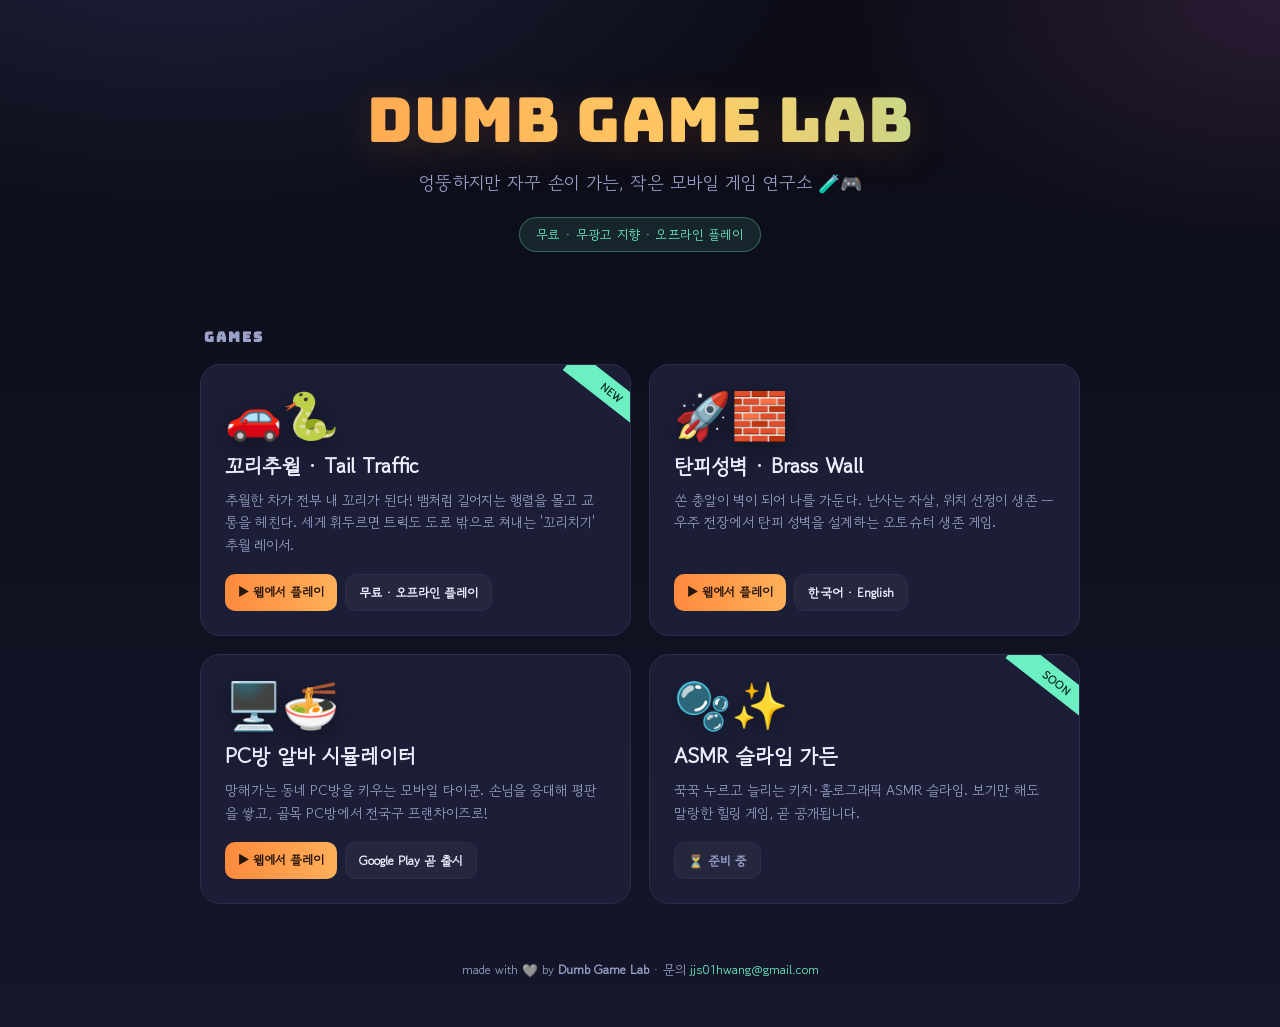
<file: index.html>
<!DOCTYPE html>
<html lang="ko">
<head>
<meta charset="UTF-8" />
<meta name="viewport" content="width=device-width, initial-scale=1.0, viewport-fit=cover" />
<title>Dumb Game Lab — 엉뚱한 게임 연구소</title>
<meta name="description" content="Dumb Game Lab은 작고 중독적인 모바일 게임을 만드는 1인 게임 연구소입니다. 탄피성벽(Brass Wall) 오토슈터 생존, PC방 알바 시뮬레이터 등 누구나 부담 없이 즐기는 캐주얼 게임을 무료로 제공합니다." />
<meta name="keywords" content="Dumb Game Lab, 모바일 게임, 무료 게임, 캐주얼 게임, 탄피성벽, Brass Wall, 오토슈터, 생존 게임, 타이쿤, 시뮬레이터, PC방 알바, 인디 게임" />
<meta name="author" content="Dumb Game Lab" />
<meta name="robots" content="index, follow" />
<meta name="theme-color" content="#0e0f1a" />
<!-- site ownership verification -->
<meta name="naver-site-verification" content="06ad311e36d8dc23b4b67565dbb3da8ea2fd9e6a" />
<link rel="canonical" href="https://qqq1212341.github.io/" />
<meta property="og:type" content="website" />
<meta property="og:site_name" content="Dumb Game Lab" />
<meta property="og:locale" content="ko_KR" />
<meta property="og:url" content="https://qqq1212341.github.io/" />
<meta property="og:title" content="Dumb Game Lab — 엉뚱한 게임 연구소" />
<meta property="og:description" content="작고 중독적인 모바일 게임을 만드는 1인 게임 연구소. PC방 알바 시뮬레이터 외 캐주얼 게임 무료 플레이." />
<meta property="og:image" content="https://qqq1212341.github.io/pcbang-alba-sim/assets/og-image.jpg" />
<meta property="og:image:width" content="1200" />
<meta property="og:image:height" content="630" />
<meta name="twitter:card" content="summary_large_image" />
<meta name="twitter:title" content="Dumb Game Lab — 엉뚱한 게임 연구소" />
<meta name="twitter:description" content="작고 중독적인 모바일 게임을 만드는 1인 게임 연구소." />
<meta name="twitter:image" content="https://qqq1212341.github.io/pcbang-alba-sim/assets/og-image.jpg" />
<link rel="preconnect" href="https://fonts.googleapis.com" />
<link rel="preconnect" href="https://fonts.gstatic.com" crossorigin />
<link href="https://fonts.googleapis.com/css2?family=Bungee&family=Gowun+Dodum&display=swap" rel="stylesheet" />
<script type="application/ld+json">
{
  "@context": "https://schema.org",
  "@type": "Organization",
  "name": "Dumb Game Lab",
  "url": "https://qqq1212341.github.io/",
  "description": "작고 중독적인 모바일 게임을 만드는 1인 게임 연구소",
  "logo": "https://qqq1212341.github.io/pcbang-alba-sim/assets/app-icon.png"
}
</script>
<style>
  * { margin: 0; padding: 0; box-sizing: border-box; }
  :root {
    --bg0: #0b0c16; --bg1: #14162a; --card: #1b1e36; --line: #2a2e4d;
    --ink: #eef0ff; --muted: #9aa0c8; --accent: #ff8a3d; --accent2: #6cf0c2;
  }
  html { scroll-behavior: smooth; }
  body {
    font-family: 'Gowun Dodum', system-ui, -apple-system, sans-serif;
    color: var(--ink); min-height: 100vh;
    background:
      radial-gradient(1200px 600px at 15% -10%, #20243f 0%, transparent 55%),
      radial-gradient(900px 500px at 100% 0%, #2a1c33 0%, transparent 50%),
      linear-gradient(180deg, var(--bg0), var(--bg1));
    -webkit-font-smoothing: antialiased;
  }
  .wrap { max-width: 920px; margin: 0 auto; padding: 0 20px; }
  header { text-align: center; padding: 88px 20px 36px; }
  .logo {
    font-family: 'Bungee', cursive; font-size: clamp(34px, 8vw, 62px);
    line-height: 1.05; letter-spacing: 1px;
    background: linear-gradient(92deg, var(--accent), #ffd16b 55%, var(--accent2));
    -webkit-background-clip: text; background-clip: text; color: transparent;
    text-shadow: 0 8px 40px rgba(255,138,61,.18);
  }
  .tag { margin-top: 16px; color: var(--muted); font-size: clamp(14px, 3.4vw, 18px); }
  .pill {
    display: inline-block; margin-top: 22px; padding: 7px 16px; border-radius: 999px;
    background: rgba(108,240,194,.1); border: 1px solid rgba(108,240,194,.32);
    color: var(--accent2); font-size: 13px; letter-spacing: .3px;
  }
  h2.section { font-size: 14px; color: var(--muted); letter-spacing: 2px;
    text-transform: uppercase; margin: 40px 4px 18px; font-family: 'Bungee', cursive; }
  .grid { display: grid; grid-template-columns: 1fr 1fr; gap: 18px; }
  @media (max-width: 640px) { .grid { grid-template-columns: 1fr; } }
  .card {
    position: relative; background: var(--card); border: 1px solid var(--line);
    border-radius: 20px; padding: 24px; overflow: hidden;
    transition: transform .18s ease, border-color .18s ease, box-shadow .18s ease;
    text-decoration: none; color: inherit; display: flex; flex-direction: column;
  }
  .card:hover { transform: translateY(-4px); border-color: var(--accent);
    box-shadow: 0 18px 50px rgba(0,0,0,.45); }
  .card .emoji { font-size: 46px; line-height: 1; filter: drop-shadow(0 6px 14px rgba(0,0,0,.4)); }
  .card h3 { font-size: 21px; margin: 16px 0 8px; }
  .card p { color: var(--muted); font-size: 14px; line-height: 1.6; flex: 1; }
  .badges { display: flex; gap: 8px; flex-wrap: wrap; margin-top: 18px; }
  .b {
    font-size: 12.5px; padding: 8px 13px; border-radius: 10px; font-weight: 600;
    border: 1px solid var(--line); color: var(--ink); background: rgba(255,255,255,.04);
  }
  .b.play { background: linear-gradient(92deg, var(--accent), #ffb05a); color: #25160a; border: none; }
  .b.soon { color: var(--muted); }
  .ribbon {
    position: absolute; top: 16px; right: -34px; transform: rotate(38deg);
    background: var(--accent2); color: #06251c; font-size: 11px; font-weight: 700;
    padding: 4px 40px; letter-spacing: .5px;
  }
  footer { text-align: center; color: var(--muted); font-size: 13px; padding: 56px 20px 48px; }
  footer a { color: var(--accent2); text-decoration: none; }
</style>
</head>
<body>
  <header>
    <div class="logo">DUMB GAME LAB</div>
    <p class="tag">엉뚱하지만 자꾸 손이 가는, 작은 모바일 게임 연구소 🧪🎮</p>
    <span class="pill">무료 · 무광고 지향 · 오프라인 플레이</span>
  </header>

  <main class="wrap">
    <h2 class="section">Games</h2>
    <div class="grid">

      <a class="card" href="/tailtraffic/">
        <div class="ribbon">NEW</div>
        <div class="emoji">🚗🐍</div>
        <h3>꼬리추월 · Tail Traffic</h3>
        <p>추월한 차가 전부 내 꼬리가 된다! 뱀처럼 길어지는 행렬을 몰고 교통을 헤친다. 세게 휘두르면 트럭도 도로 밖으로 쳐내는 '꼬리치기' 추월 레이서.</p>
        <div class="badges">
          <span class="b play">▶ 웹에서 플레이</span>
          <span class="b">무료 · 오프라인 플레이</span>
        </div>
      </a>

      <a class="card" href="/brasswall/">
        <div class="emoji">🚀🧱</div>
        <h3>탄피성벽 · Brass Wall</h3>
        <p>쏜 총알이 벽이 되어 나를 가둔다. 난사는 자살, 위치 선정이 생존 — 우주 전장에서 탄피 성벽을 설계하는 오토슈터 생존 게임.</p>
        <div class="badges">
          <span class="b play">▶ 웹에서 플레이</span>
          <span class="b">한국어 · English</span>
        </div>
      </a>

      <a class="card" href="/pcbang-alba-sim/">
        <div class="emoji">🖥️🍜</div>
        <h3>PC방 알바 시뮬레이터</h3>
        <p>망해가는 동네 PC방을 키우는 모바일 타이쿤. 손님을 응대해 평판을 쌓고, 골목 PC방에서 전국구 프랜차이즈로!</p>
        <div class="badges">
          <span class="b play">▶ 웹에서 플레이</span>
          <span class="b">Google Play 곧 출시</span>
        </div>
      </a>

      <div class="card" aria-disabled="true" style="cursor:default">
        <div class="ribbon">SOON</div>
        <div class="emoji">🫧✨</div>
        <h3>ASMR 슬라임 가든</h3>
        <p>꾹꾹 누르고 늘리는 키치·홀로그래픽 ASMR 슬라임. 보기만 해도 말랑한 힐링 게임, 곧 공개됩니다.</p>
        <div class="badges">
          <span class="b soon">⏳ 준비 중</span>
        </div>
      </div>

    </div>
  </main>

  <footer>
    made with 🩶 by <strong>Dumb Game Lab</strong> · 문의 <a href="mailto:jjs01hwang@gmail.com">jjs01hwang@gmail.com</a>
  </footer>
</body>
</html>
</file>
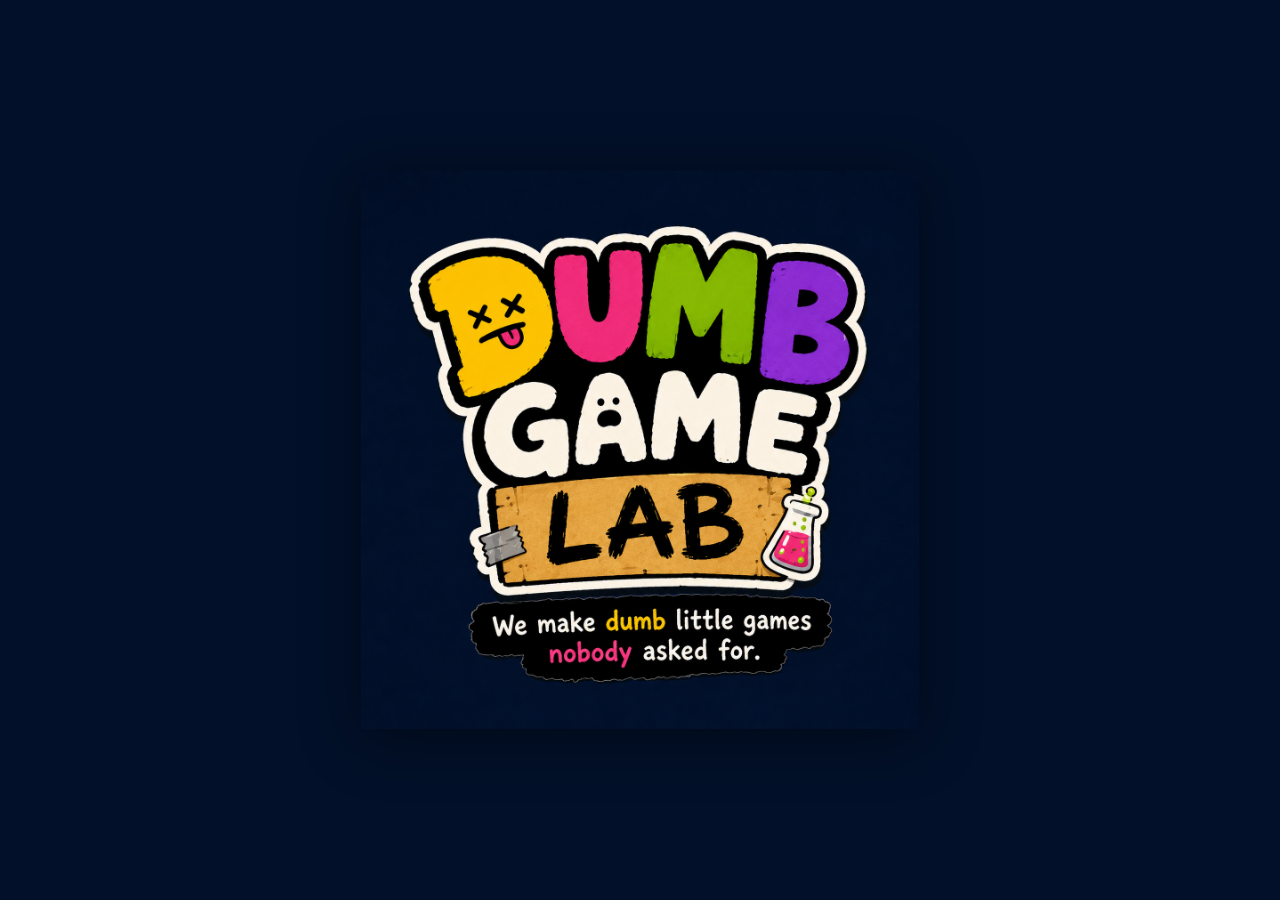
<file: brasswall/index.html>
<!DOCTYPE html>
<html lang="ko">
<head>
<meta charset="UTF-8" />
<meta name="viewport" content="width=device-width, initial-scale=1.0, maximum-scale=1.0, user-scalable=no, viewport-fit=cover" />
<title>탄피성벽 — Brass Wall</title>
<meta name="description" content="탄피성벽 — 내가 쏜 총알이 벽이 되어 나를 가둔다. 오토슈터 생존 게임" />
<meta name="theme-color" content="#0a0e1c" />
<meta name="mobile-web-app-capable" content="yes" />
<meta name="apple-mobile-web-app-capable" content="yes" />
<meta name="apple-mobile-web-app-status-bar-style" content="black-translucent" />
<meta name="apple-mobile-web-app-title" content="탄피성벽" />
<script src="js/splash.js"></script>
<script src="js/analytics.js"></script>
<script src="js/i18n.js"></script>
<script src="js/ads.js"></script>
<link rel="manifest" href="manifest.json" />
<link rel="icon" type="image/png" href="assets/icon-192.png" />
<link rel="apple-touch-icon" href="assets/icon-192.png" />
<link rel="stylesheet" href="css/title-fx.css" />
<link rel="stylesheet" href="css/style.css" />
</head>
<body>
<div id="app">
  <div id="stage">
    <canvas id="cv"></canvas>
    <div id="trapGlow"></div>
    <div id="stick"><div id="stickKnob"></div></div>
    <div id="stateTitle"></div>
    <div id="toast"></div>
    <div id="hud">
      <div class="hud-top">
        <div class="gauge hp"><div class="fill" id="hpFill"></div><span class="gauge-txt" id="hpTxt">3/3</span></div>
        <div class="hud-time" id="timeTxt">0:00</div>
        <div class="hud-kills"><span id="killTxt">0</span></div>
        <button id="pauseBtn" aria-label="일시정지">II</button>
      </div>
      <div class="gauge xp"><div class="fill" id="xpFill"></div><span class="gauge-txt" id="lvTxt">LV 1</span></div>
    </div>
  </div>

  <!-- 타이틀 -->
  <div class="overlay show" id="titleOverlay">
    <div class="title-hero" id="titleHero">
      <div class="title-logo">
        <img id="logoImg" src="assets/ui/logo.png" alt="탄피성벽 BRASS WALL"
             onerror="this.style.display='none';document.getElementById('logoFallback').style.display='block'" />
        <h1 id="logoFallback" class="title-main" style="display:none" data-i18n="탄피성벽">탄피성벽</h1>
      </div>
      <div class="title-tag" data-i18n="쏜 총알이 벽이 된다 — 갇히기 전에 길을 설계하라">쏜 총알이 벽이 된다 — 갇히기 전에 길을 설계하라</div>
    </div>
    <div class="title-dock">
      <div class="title-stats" id="titleStats"></div>
      <button class="btn primary big" id="startBtn" data-i18n="출격">출격</button>
      <div class="dock-row">
        <button class="btn ghost" id="shopBtn"><span data-i18n="병기고">병기고</span> <b class="brass-chip" id="brassBalance">0</b></button>
        <button class="btn ghost" id="muteBtn">사운드</button>
        <button class="btn ghost" id="langBtn" aria-label="language">EN</button>
      </div>
    </div>
  </div>

  <!-- 레벨업 3택 -->
  <div class="overlay center" id="levelupOverlay">
    <div class="dgl-title bw-brass dgl-rise lv-title" data-text="강화 선택">강화 선택</div>
    <div id="cards"></div>
  </div>

  <!-- 사망 -->
  <div class="overlay center" id="deadOverlay">
    <div class="dgl-title bw-danger dgl-slam dead-title" data-text="격침">격침</div>
    <div class="dead-cause" id="deadCause"></div>
    <div class="dead-stats" id="deadStats"></div>
    <div class="dead-dock">
      <button class="btn primary big" id="reviveBtn" data-i18n="부활">부활</button>
      <button class="btn ghost" id="deadResultBtn" data-i18n="결과 보기">결과 보기</button>
    </div>
  </div>

  <!-- 결과 -->
  <div class="overlay" id="resultOverlay">
    <div class="dgl-title bw-brass dgl-pop res-head" data-text="전투 결과">전투 결과</div>
    <div class="res-body">
      <div class="res-grid">
        <div class="res-item"><em data-i18n="생존">생존</em><b id="resTime">0:00</b></div>
        <div class="res-item"><em data-i18n="처치">처치</em><b id="resKills">0</b></div>
        <div class="res-item"><em data-i18n="최대 벽">최대 벽</em><b id="resWall">0</b></div>
        <div class="res-item"><em data-i18n="젬">젬</em><b id="resGems">0</b></div>
      </div>
      <div class="res-new" id="resNew"></div>
      <div class="res-brass"><span data-i18n="황동">황동</span> <b id="resBrass">+0</b></div>
      <button class="btn gold" id="doubleBtn" data-i18n="황동 2배 받기">황동 2배 받기</button>
    </div>
    <div class="res-dock">
      <button class="btn primary big" id="retryBtn" data-i18n="다시 출격">다시 출격</button>
      <div class="dock-row">
        <button class="btn ghost" id="resShopBtn" data-i18n="병기고">병기고</button>
        <button class="btn ghost" id="homeBtn" data-i18n="타이틀">타이틀</button>
      </div>
    </div>
  </div>

  <!-- 메타 상점(병기고) -->
  <div class="overlay" id="shopOverlay">
    <div class="dgl-title bw-brass dgl-rise shop-head" data-text="병기고">병기고</div>
    <div class="shop-balance"><span data-i18n="보유 황동">보유 황동</span> <b id="shopBrass">0</b></div>
    <div id="shopList"></div>
    <div class="res-dock"><button class="btn primary" id="shopBackBtn" data-i18n="닫기">닫기</button></div>
  </div>

  <!-- 일시정지 -->
  <div class="overlay center" id="pauseOverlay">
    <div class="dgl-title bw-brass dgl-rise" data-text="일시정지">일시정지</div>
    <div class="dead-dock">
      <button class="btn primary big" id="resumeBtn" data-i18n="계속">계속</button>
      <button class="btn ghost" id="quitBtn" data-i18n="타이틀로">타이틀로</button>
    </div>
  </div>
</div>
<!-- 로드 순서: config → assets → state → sound → fx → game -->
<script src="js/config.js"></script>
<script src="js/assets.js"></script>
<script src="js/state.js"></script>
<script src="js/sound.js"></script>
<script src="js/fx.js"></script>
<script src="js/game.js"></script>
</body>
</html>
</file>
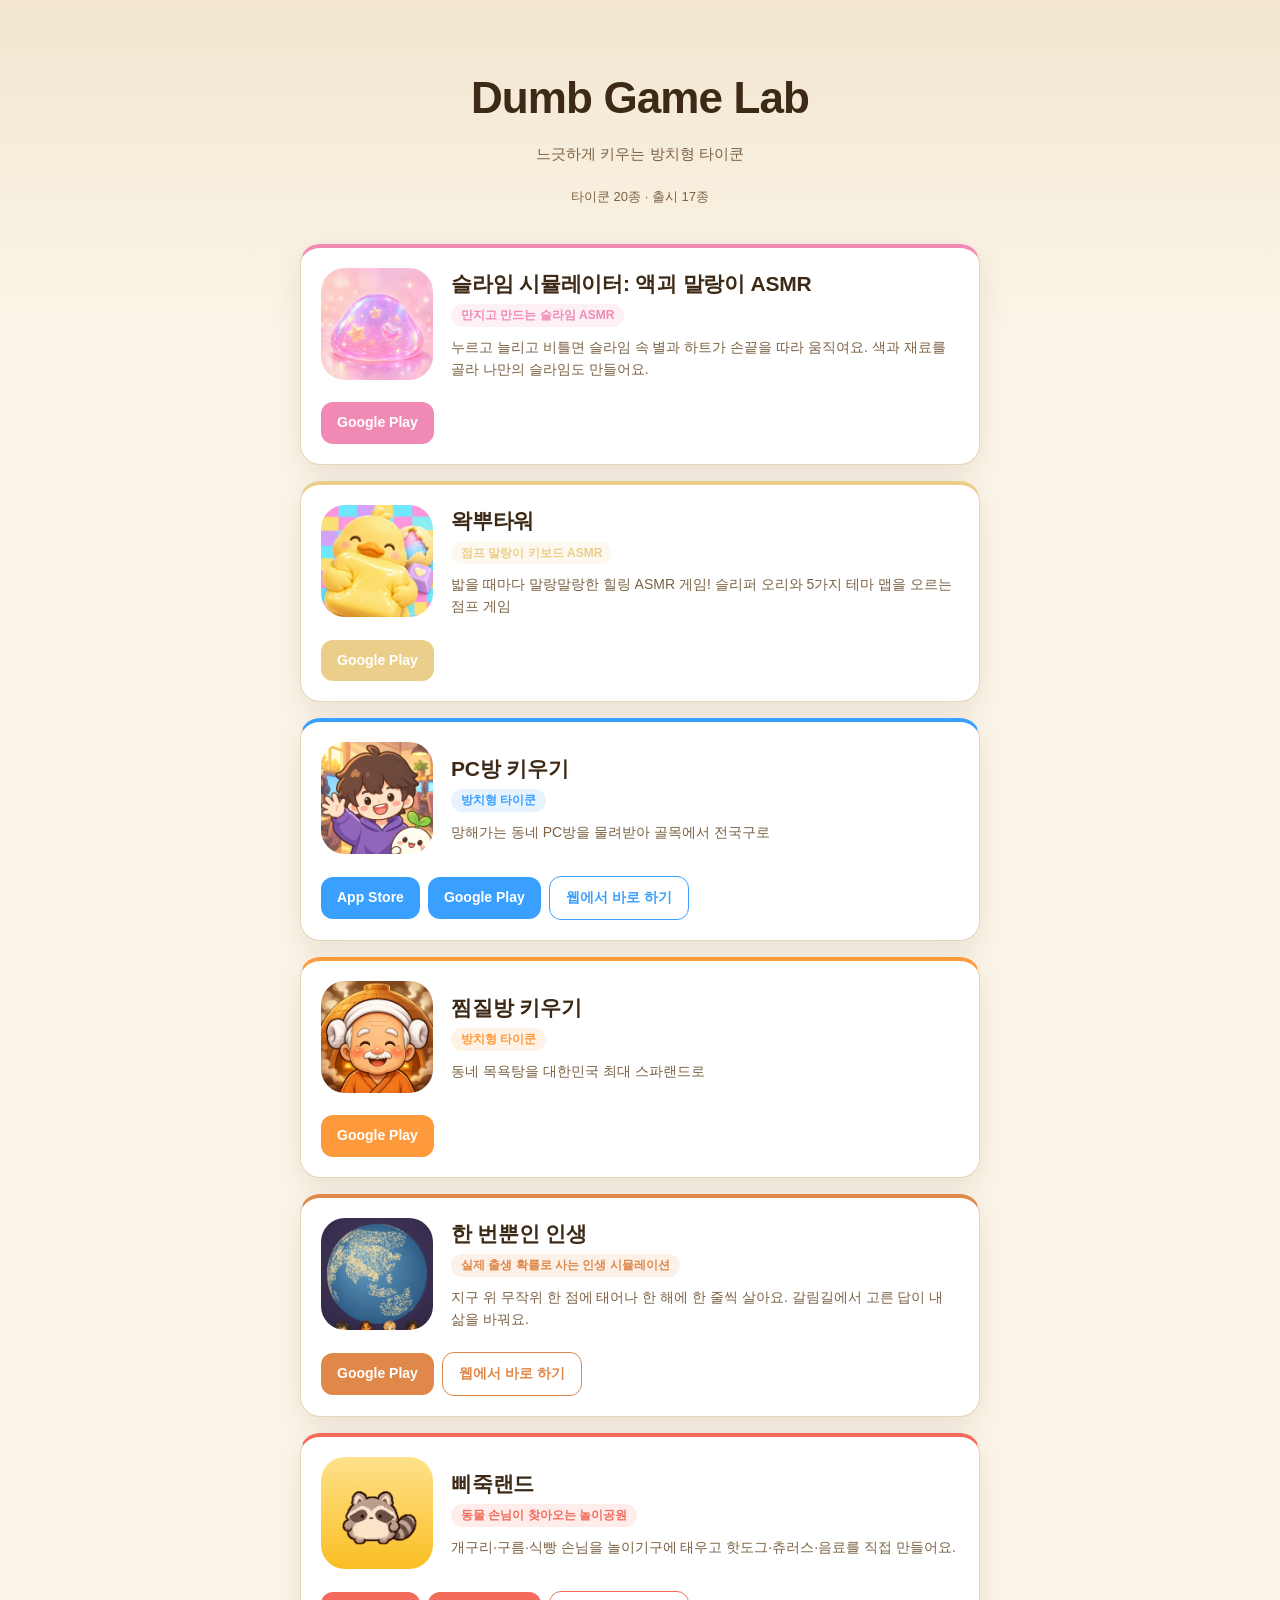
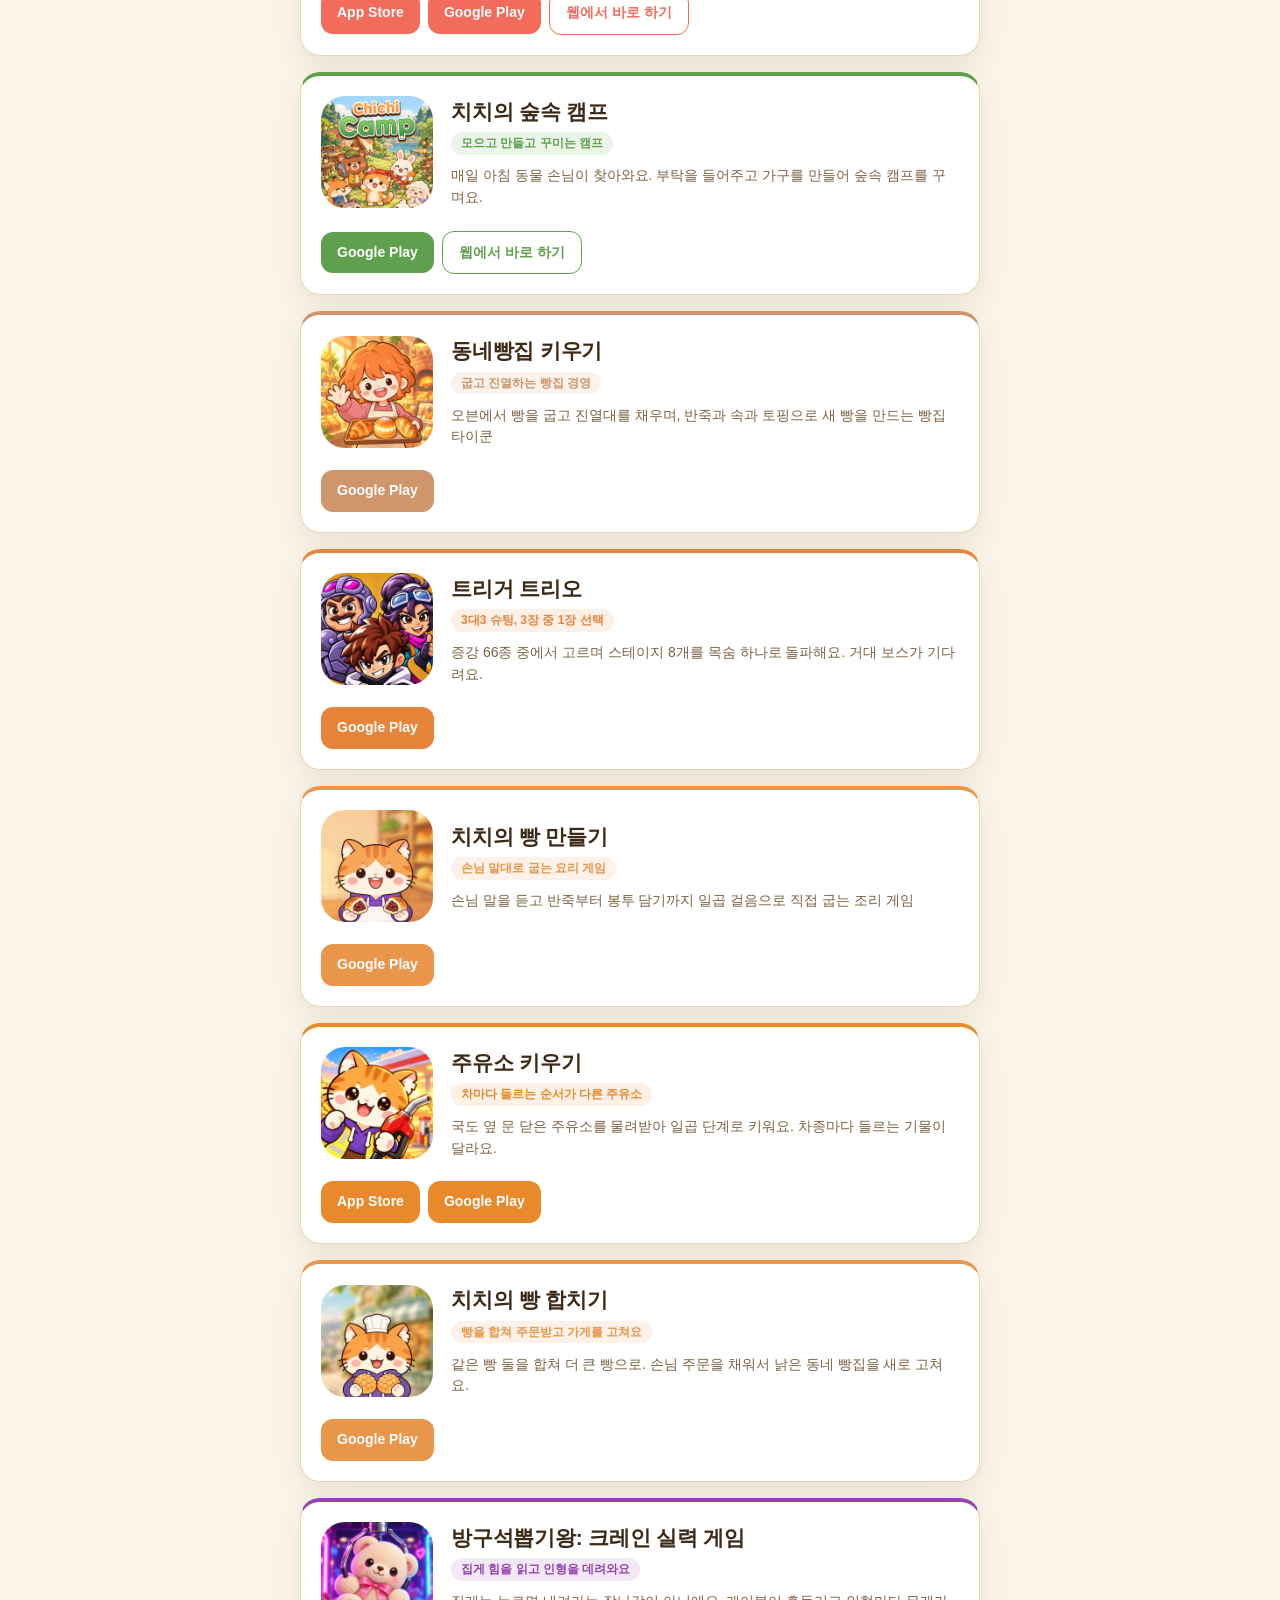
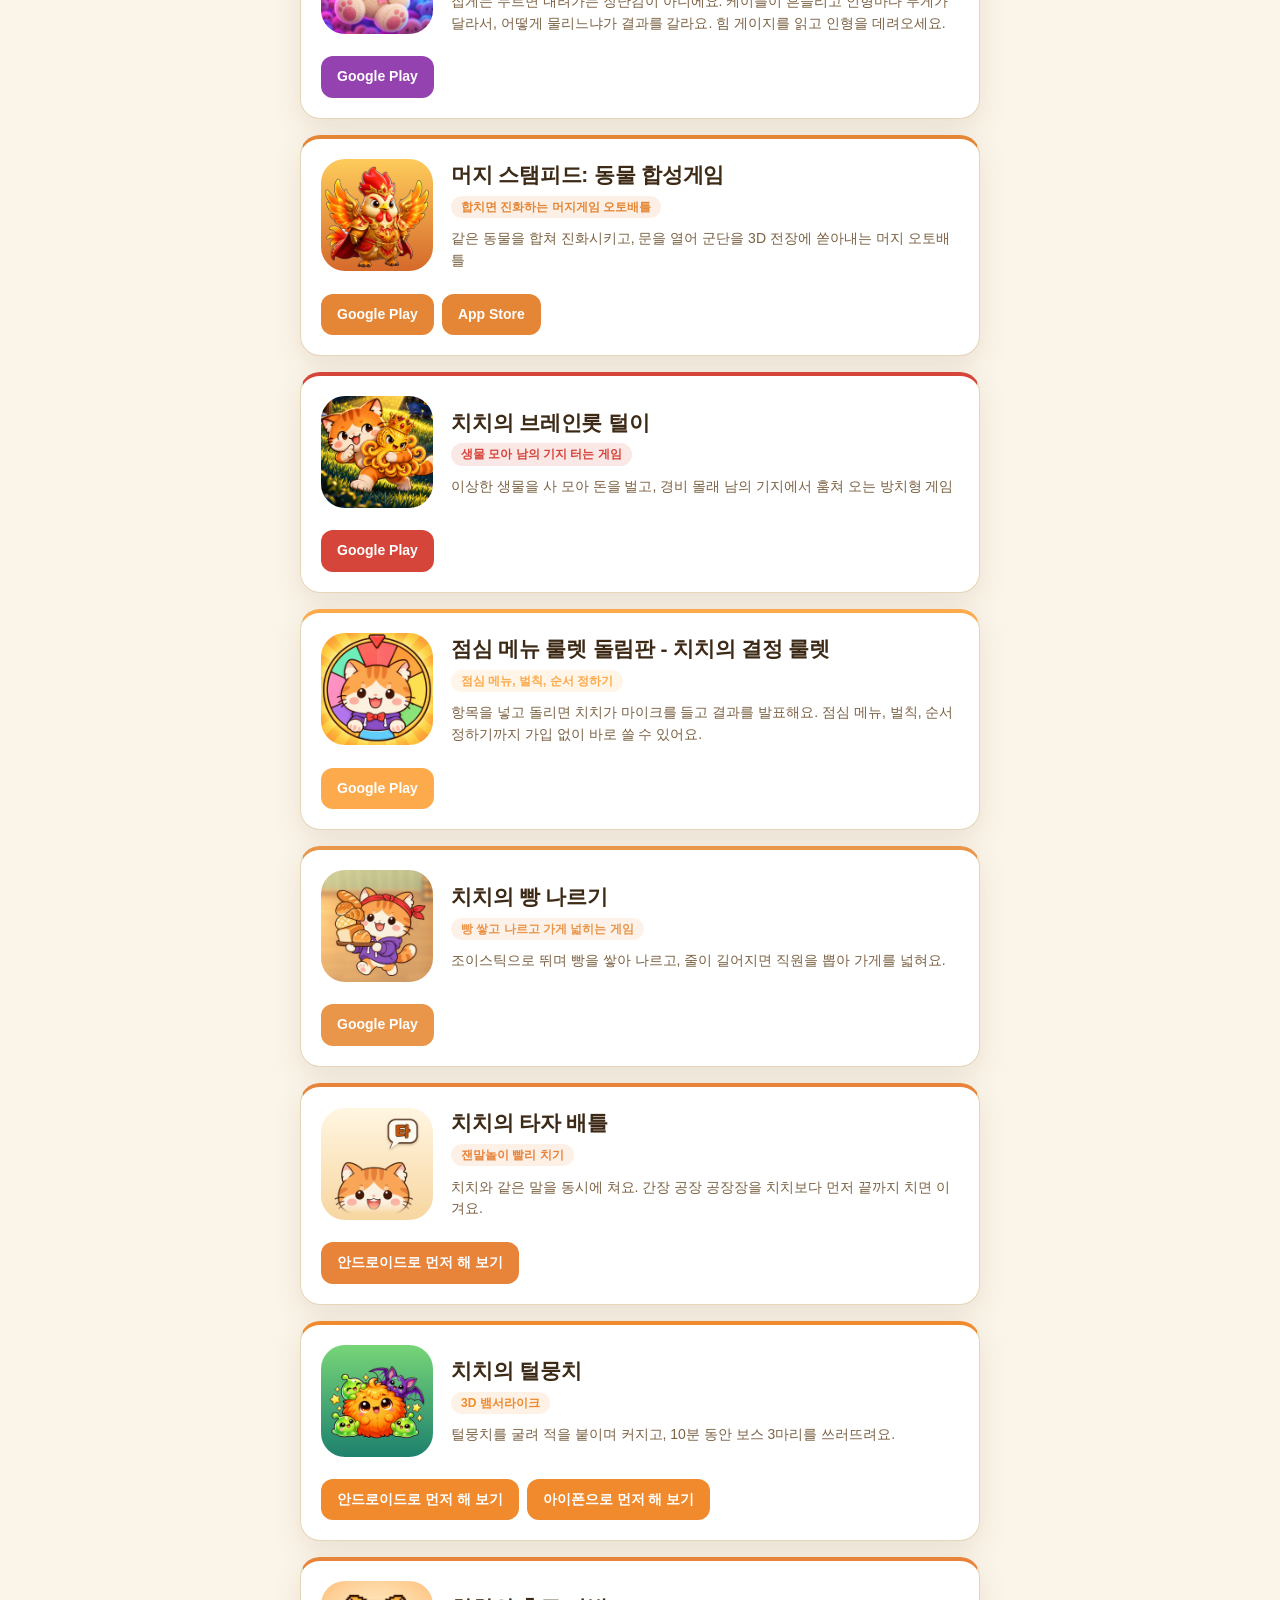
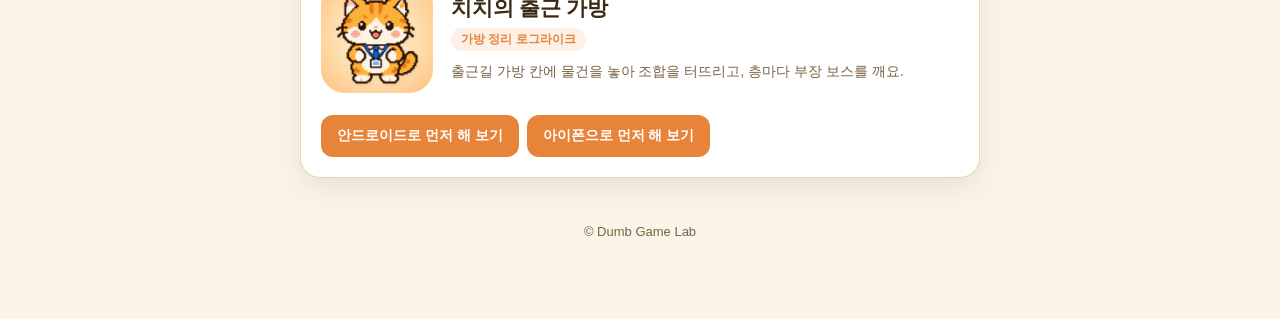
<file: games/index.html>
<!doctype html>
<html lang="ko">
<head>
<meta charset="utf-8" />
<meta name="viewport" content="width=device-width, initial-scale=1" />
<title>Dumb Game Lab — 느긋하게 키우는 방치형 타이쿤</title>
<meta name="description" content="Dumb Game Lab의 방치형 타이쿤 게임 모음. 슬라임 시뮬레이터: 액괴 말랑이 ASMR · 왁뿌타워 · PC방 키우기 · 찜질방 키우기 · 한 번뿐인 인생 · 삐죽랜드 · 치치의 숲속 캠프 · 동네빵집 키우기 · 트리거 트리오 · 치치의 빵 만들기 · 주유소 키우기 · 치치의 빵 합치기 · 방구석뽑기왕: 크레인 실력 게임 · 머지 스탬피드: 동물 합성게임 · 치치의 브레인롯 털이 · 점심 메뉴 룰렛 돌림판 - 치치의 결정 룰렛 · 치치의 빵 나르기 · 치치의 타자 배틀 · 치치의 털뭉치 · 치치의 출근 가방" />
<meta property="og:type" content="website" />
<meta property="og:title" content="Dumb Game Lab — 방치형 타이쿤" />
<meta property="og:description" content="느긋하게 키우는 방치형 타이쿤" />
<meta property="og:image" content="icons/slimesimulator.png" />
<link rel="icon" href="icons/slimesimulator.png" />
<style>
  :root {
    --bg: #fbf5e9;
    --bg2: #f2e6cf;
    --ink: #3d2a16;
    --ink-soft: #7b6244;
    --card: #ffffff;
    --line: #e6d6b8;
    --shadow: 0 10px 30px rgba(74, 47, 20, .10);
  }
  @media (prefers-color-scheme: dark) {
    :root {
      --bg: #1c1611; --bg2: #241c15; --ink: #f4e7d2; --ink-soft: #b9a284;
      --card: #2a211a; --line: #3d3128;
      --shadow: 0 10px 30px rgba(0, 0, 0, .35);
    }
  }
  :root[data-theme="dark"] {
    --bg: #1c1611; --bg2: #241c15; --ink: #f4e7d2; --ink-soft: #b9a284;
    --card: #2a211a; --line: #3d3128; --shadow: 0 10px 30px rgba(0, 0, 0, .35);
  }
  :root[data-theme="light"] {
    --bg: #fbf5e9; --bg2: #f2e6cf; --ink: #3d2a16; --ink-soft: #7b6244;
    --card: #ffffff; --line: #e6d6b8; --shadow: 0 10px 30px rgba(74, 47, 20, .10);
  }

  * { box-sizing: border-box; }
  body {
    margin: 0;
    font-family: -apple-system, BlinkMacSystemFont, "Apple SD Gothic Neo", "Noto Sans KR", sans-serif;
    color: var(--ink);
    background: linear-gradient(180deg, var(--bg2), var(--bg) 340px);
    -webkit-font-smoothing: antialiased;
    line-height: 1.55;
  }
  .wrap { max-width: 720px; margin: 0 auto; padding: 0 20px 64px; }

  header { padding: 64px 0 36px; text-align: center; }
  .brand { font-size: clamp(30px, 7vw, 44px); font-weight: 800; letter-spacing: -.02em; margin: 0; }
  .tagline { margin: 10px 0 0; color: var(--ink-soft); font-size: 15px; }
  .count { margin: 22px 0 0; font-size: 13px; color: var(--ink-soft); }

  .grid { display: grid; gap: 16px; }
  .card {
    display: grid;
    grid-template-columns: 112px 1fr;
    grid-template-areas: "icon body" "cta cta";
    gap: 18px;
    align-items: center;
    padding: 20px;
    background: var(--card);
    border: 1px solid var(--line);
    border-radius: 20px;
    box-shadow: var(--shadow);
    border-top: 4px solid var(--accent);
  }
  /* ★ 링크를 옆 칸(auto)에 두지 않는다 — 스토어가 셋 달린 게임이 그 칸을 넓게 먹어
   *   본문 열이 쥐어짜이고 한 줄에 두 글자씩 흐른다(실제로 PC방 카드가 그랬다).
   *   버튼은 항상 아래 한 줄로 간다: 카드가 조금 길어질 뿐 폭은 무엇에도 안 밀린다. */
  .card__icon { grid-area: icon; width: 112px; height: 112px; border-radius: 24px; object-fit: cover; display: block; }
  .card__body { grid-area: body; min-width: 0; }
  .card__cta { grid-area: cta; display: flex; flex-wrap: wrap; gap: 8px; align-items: center; margin-top: 4px; }
  .card__title { margin: 0; font-size: 21px; font-weight: 750; letter-spacing: -.01em; }
  .card__genre {
    margin: 4px 0 0; display: inline-block; font-size: 12px; font-weight: 600;
    color: var(--accent); background: color-mix(in srgb, var(--accent) 12%, transparent);
    padding: 2px 10px; border-radius: 999px;
  }
  .card__hook { margin: 10px 0 0; color: var(--ink-soft); font-size: 14px; }

  .store {
    display: inline-block; padding: 10px 16px; border-radius: 12px;
    background: var(--accent); color: #fff; font-size: 14px; font-weight: 650;
    text-decoration: none; white-space: nowrap;
  }
  .store:hover { filter: brightness(1.06); }
  .store--web { background: transparent; color: var(--accent); border: 1.5px solid var(--accent); }
  .soon {
    display: inline-block; padding: 9px 15px; border-radius: 12px; white-space: nowrap;
    border: 1.5px dashed var(--line); color: var(--ink-soft); font-size: 14px; font-weight: 600;
  }

  footer { margin-top: 44px; text-align: center; color: var(--ink-soft); font-size: 13px; }
  footer a { color: inherit; }
</style>
</head>
<body>
<div class="wrap">
  <header>
    <h1 class="brand">Dumb Game Lab</h1>
    <p class="tagline">느긋하게 키우는 방치형 타이쿤</p>
    <p class="count">타이쿤 20종 · 출시 17종</p>
  </header>

  <main class="grid">
      <article class="card" style="--accent:#f08ab4">
        <img class="card__icon" src="icons/slimesimulator.png" width="112" height="112"
             alt="슬라임 시뮬레이터: 액괴 말랑이 ASMR 앱 아이콘" loading="lazy" />
        <div class="card__body">
          <h2 class="card__title">슬라임 시뮬레이터: 액괴 말랑이 ASMR</h2>
          <p class="card__genre">만지고 만드는 슬라임 ASMR</p>
          <p class="card__hook">누르고 늘리고 비틀면 슬라임 속 별과 하트가 손끝을 따라 움직여요. 색과 재료를 골라 나만의 슬라임도 만들어요.</p>
        </div>
        <div class="card__cta">
          <a class="store store--play" href="https://play.google.com/store/apps/details?id=com.dumbgamelab.slimesimulator" target="_blank" rel="noopener">Google Play</a>
        </div>
      </article>
      <article class="card" style="--accent:#ecce8b">
        <img class="card__icon" src="icons/waxpputower.png" width="112" height="112"
             alt="왁뿌타워 앱 아이콘" loading="lazy" />
        <div class="card__body">
          <h2 class="card__title">왁뿌타워</h2>
          <p class="card__genre">점프 말랑이 키보드 ASMR</p>
          <p class="card__hook">밟을 때마다 말랑말랑한 힐링 ASMR 게임! 슬리퍼 오리와 5가지 테마 맵을 오르는 점프 게임</p>
        </div>
        <div class="card__cta">
          <a class="store store--play" href="https://play.google.com/store/apps/details?id=com.dumbgamelab.waxpputower" target="_blank" rel="noopener">Google Play</a>
        </div>
      </article>
      <article class="card" style="--accent:#3aa0ff">
        <img class="card__icon" src="icons/pcbangalba.png" width="112" height="112"
             alt="PC방 키우기 앱 아이콘" loading="lazy" />
        <div class="card__body">
          <h2 class="card__title">PC방 키우기</h2>
          <p class="card__genre">방치형 타이쿤</p>
          <p class="card__hook">망해가는 동네 PC방을 물려받아 골목에서 전국구로</p>
        </div>
        <div class="card__cta">
          <a class="store store--ios" href="https://apps.apple.com/app/id6779939467" target="_blank" rel="noopener">App Store</a>
          <a class="store store--play" href="https://play.google.com/store/apps/details?id=com.dumbgamelab.pcbangalba" target="_blank" rel="noopener">Google Play</a>
          <a class="store store--web" href="https://dumbgamelab.com/play/pcbang-alba-sim/" target="_blank" rel="noopener">웹에서 바로 하기</a>
        </div>
      </article>
      <article class="card" style="--accent:#ff9a3c">
        <img class="card__icon" src="icons/jjimjilbang.png" width="112" height="112"
             alt="찜질방 키우기 앱 아이콘" loading="lazy" />
        <div class="card__body">
          <h2 class="card__title">찜질방 키우기</h2>
          <p class="card__genre">방치형 타이쿤</p>
          <p class="card__hook">동네 목욕탕을 대한민국 최대 스파랜드로</p>
        </div>
        <div class="card__cta">
          <a class="store store--play" href="https://play.google.com/store/apps/details?id=com.dumbgamelab.muinthief" target="_blank" rel="noopener">Google Play</a>
        </div>
      </article>
      <article class="card" style="--accent:#e0884a">
        <img class="card__icon" src="icons/onelife.png" width="112" height="112"
             alt="한 번뿐인 인생 앱 아이콘" loading="lazy" />
        <div class="card__body">
          <h2 class="card__title">한 번뿐인 인생</h2>
          <p class="card__genre">실제 출생 확률로 사는 인생 시뮬레이션</p>
          <p class="card__hook">지구 위 무작위 한 점에 태어나 한 해에 한 줄씩 살아요. 갈림길에서 고른 답이 내 삶을 바꿔요.</p>
        </div>
        <div class="card__cta">
          <a class="store store--play" href="https://play.google.com/store/apps/details?id=com.dumbgamelab.onelife" target="_blank" rel="noopener">Google Play</a>
          <a class="store store--web" href="https://dumbgamelab.com/play/one-life/" target="_blank" rel="noopener">웹에서 바로 하기</a>
        </div>
      </article>
      <article class="card" style="--accent:#f26b5b">
        <img class="card__icon" src="icons/ppijukland.png" width="112" height="112"
             alt="삐죽랜드 앱 아이콘" loading="lazy" />
        <div class="card__body">
          <h2 class="card__title">삐죽랜드</h2>
          <p class="card__genre">동물 손님이 찾아오는 놀이공원</p>
          <p class="card__hook">개구리·구름·식빵 손님을 놀이기구에 태우고 핫도그·츄러스·음료를 직접 만들어요.</p>
        </div>
        <div class="card__cta">
          <a class="store store--ios" href="https://apps.apple.com/app/id6829152435" target="_blank" rel="noopener">App Store</a>
          <a class="store store--play" href="https://play.google.com/store/apps/details?id=com.dumbgamelab.ppijukland" target="_blank" rel="noopener">Google Play</a>
          <a class="store store--web" href="https://dumbgamelab.com/play/ppijukland/" target="_blank" rel="noopener">웹에서 바로 하기</a>
        </div>
      </article>
      <article class="card" style="--accent:#5fa04e">
        <img class="card__icon" src="icons/chichicamp.png" width="112" height="112"
             alt="치치의 숲속 캠프 앱 아이콘" loading="lazy" />
        <div class="card__body">
          <h2 class="card__title">치치의 숲속 캠프</h2>
          <p class="card__genre">모으고 만들고 꾸미는 캠프</p>
          <p class="card__hook">매일 아침 동물 손님이 찾아와요. 부탁을 들어주고 가구를 만들어 숲속 캠프를 꾸며요.</p>
        </div>
        <div class="card__cta">
          <a class="store store--play" href="https://play.google.com/store/apps/details?id=com.dumbgamelab.chichicamp" target="_blank" rel="noopener">Google Play</a>
          <a class="store store--web" href="https://dumbgamelab.itch.io/chichi-camp" target="_blank" rel="noopener">웹에서 바로 하기</a>
        </div>
      </article>
      <article class="card" style="--accent:#cf966b">
        <img class="card__icon" src="icons/dongnebakery.png" width="112" height="112"
             alt="동네빵집 키우기 앱 아이콘" loading="lazy" />
        <div class="card__body">
          <h2 class="card__title">동네빵집 키우기</h2>
          <p class="card__genre">굽고 진열하는 빵집 경영</p>
          <p class="card__hook">오븐에서 빵을 굽고 진열대를 채우며, 반죽과 속과 토핑으로 새 빵을 만드는 빵집 타이쿤</p>
        </div>
        <div class="card__cta">
          <a class="store store--play" href="https://play.google.com/store/apps/details?id=com.dumbgamelab.dongnebakery" target="_blank" rel="noopener">Google Play</a>
        </div>
      </article>
      <article class="card" style="--accent:#e8833a">
        <img class="card__icon" src="icons/chichibrawl.png" width="112" height="112"
             alt="트리거 트리오 앱 아이콘" loading="lazy" />
        <div class="card__body">
          <h2 class="card__title">트리거 트리오</h2>
          <p class="card__genre">3대3 슈팅, 3장 중 1장 선택</p>
          <p class="card__hook">증강 66종 중에서 고르며 스테이지 8개를 목숨 하나로 돌파해요. 거대 보스가 기다려요.</p>
        </div>
        <div class="card__cta">
          <a class="store store--play" href="https://play.google.com/store/apps/details?id=com.dumbgamelab.chichibrawl" target="_blank" rel="noopener">Google Play</a>
        </div>
      </article>
      <article class="card" style="--accent:#e9954a">
        <img class="card__icon" src="icons/breadorder.png" width="112" height="112"
             alt="치치의 빵 만들기 앱 아이콘" loading="lazy" />
        <div class="card__body">
          <h2 class="card__title">치치의 빵 만들기</h2>
          <p class="card__genre">손님 말대로 굽는 요리 게임</p>
          <p class="card__hook">손님 말을 듣고 반죽부터 봉투 담기까지 일곱 걸음으로 직접 굽는 조리 게임</p>
        </div>
        <div class="card__cta">
          <a class="store store--play" href="https://play.google.com/store/apps/details?id=com.dumbgamelab.breadorder" target="_blank" rel="noopener">Google Play</a>
        </div>
      </article>
      <article class="card" style="--accent:#e8892b">
        <img class="card__icon" src="icons/gasstation.png" width="112" height="112"
             alt="주유소 키우기 앱 아이콘" loading="lazy" />
        <div class="card__body">
          <h2 class="card__title">주유소 키우기</h2>
          <p class="card__genre">차마다 들르는 순서가 다른 주유소</p>
          <p class="card__hook">국도 옆 문 닫은 주유소를 물려받아 일곱 단계로 키워요. 차종마다 들르는 기물이 달라요.</p>
        </div>
        <div class="card__cta">
          <a class="store store--ios" href="https://apps.apple.com/app/id6836327122" target="_blank" rel="noopener">App Store</a>
          <a class="store store--play" href="https://play.google.com/store/apps/details?id=com.dumbgamelab.gasstation" target="_blank" rel="noopener">Google Play</a>
        </div>
      </article>
      <article class="card" style="--accent:#e9954a">
        <img class="card__icon" src="icons/bakerymerge.png" width="112" height="112"
             alt="치치의 빵 합치기 앱 아이콘" loading="lazy" />
        <div class="card__body">
          <h2 class="card__title">치치의 빵 합치기</h2>
          <p class="card__genre">빵을 합쳐 주문받고 가게를 고쳐요</p>
          <p class="card__hook">같은 빵 둘을 합쳐 더 큰 빵으로. 손님 주문을 채워서 낡은 동네 빵집을 새로 고쳐요.</p>
        </div>
        <div class="card__cta">
          <a class="store store--play" href="https://play.google.com/store/apps/details?id=com.dumbgamelab.bakerymerge" target="_blank" rel="noopener">Google Play</a>
        </div>
      </article>
      <article class="card" style="--accent:#9442b0">
        <img class="card__icon" src="icons/0913sample.png" width="112" height="112"
             alt="방구석뽑기왕: 크레인 실력 게임 앱 아이콘" loading="lazy" />
        <div class="card__body">
          <h2 class="card__title">방구석뽑기왕: 크레인 실력 게임</h2>
          <p class="card__genre">집게 힘을 읽고 인형을 데려와요</p>
          <p class="card__hook">집게는 누르면 내려가는 장난감이 아니에요. 케이블이 흔들리고 인형마다 무게가 달라서, 어떻게 물리느냐가 결과를 갈라요. 힘 게이지를 읽고 인형을 데려오세요.</p>
        </div>
        <div class="card__cta">
          <a class="store store--play" href="https://play.google.com/store/apps/details?id=com.dumbgamelab.bangguseokclaw" target="_blank" rel="noopener">Google Play</a>
        </div>
      </article>
      <article class="card" style="--accent:#e48635">
        <img class="card__icon" src="icons/mergestampede.png" width="112" height="112"
             alt="머지 스탬피드: 동물 합성게임 앱 아이콘" loading="lazy" />
        <div class="card__body">
          <h2 class="card__title">머지 스탬피드: 동물 합성게임</h2>
          <p class="card__genre">합치면 진화하는 머지게임 오토배틀</p>
          <p class="card__hook">같은 동물을 합쳐 진화시키고, 문을 열어 군단을 3D 전장에 쏟아내는 머지 오토배틀</p>
        </div>
        <div class="card__cta">
          <a class="store store--play" href="https://play.google.com/store/apps/details?id=com.dumbgamelab.mergestampede" target="_blank" rel="noopener">Google Play</a>
          <a class="store store--ios" href="https://apps.apple.com/app/id6790514141" target="_blank" rel="noopener">App Store</a>
        </div>
      </article>
      <article class="card" style="--accent:#d6453a">
        <img class="card__icon" src="icons/brainrotheist.png" width="112" height="112"
             alt="치치의 브레인롯 털이 앱 아이콘" loading="lazy" />
        <div class="card__body">
          <h2 class="card__title">치치의 브레인롯 털이</h2>
          <p class="card__genre">생물 모아 남의 기지 터는 게임</p>
          <p class="card__hook">이상한 생물을 사 모아 돈을 벌고, 경비 몰래 남의 기지에서 훔쳐 오는 방치형 게임</p>
        </div>
        <div class="card__cta">
          <a class="store store--play" href="https://play.google.com/store/apps/details?id=com.dumbgamelab.brainrotheist" target="_blank" rel="noopener">Google Play</a>
        </div>
      </article>
      <article class="card" style="--accent:#fdaa4c">
        <img class="card__icon" src="icons/chichiroulette.png" width="112" height="112"
             alt="점심 메뉴 룰렛 돌림판 - 치치의 결정 룰렛 앱 아이콘" loading="lazy" />
        <div class="card__body">
          <h2 class="card__title">점심 메뉴 룰렛 돌림판 - 치치의 결정 룰렛</h2>
          <p class="card__genre">점심 메뉴, 벌칙, 순서 정하기</p>
          <p class="card__hook">항목을 넣고 돌리면 치치가 마이크를 들고 결과를 발표해요. 점심 메뉴, 벌칙, 순서 정하기까지 가입 없이 바로 쓸 수 있어요.</p>
        </div>
        <div class="card__cta">
          <a class="store store--play" href="https://play.google.com/store/apps/details?id=com.dumbgamelab.roulette" target="_blank" rel="noopener">Google Play</a>
        </div>
      </article>
      <article class="card" style="--accent:#e9954a">
        <img class="card__icon" src="icons/bakerydash.png" width="112" height="112"
             alt="치치의 빵 나르기 앱 아이콘" loading="lazy" />
        <div class="card__body">
          <h2 class="card__title">치치의 빵 나르기</h2>
          <p class="card__genre">빵 쌓고 나르고 가게 넓히는 게임</p>
          <p class="card__hook">조이스틱으로 뛰며 빵을 쌓아 나르고, 줄이 길어지면 직원을 뽑아 가게를 넓혀요.</p>
        </div>
        <div class="card__cta">
          <a class="store store--play" href="https://play.google.com/store/apps/details?id=com.dumbgamelab.bakerydash" target="_blank" rel="noopener">Google Play</a>
        </div>
      </article>
      <article class="card" style="--accent:#e8833a">
        <img class="card__icon" src="icons/wordchain.png" width="112" height="112"
             alt="치치의 타자 배틀 앱 아이콘" loading="lazy" />
        <div class="card__body">
          <h2 class="card__title">치치의 타자 배틀</h2>
          <p class="card__genre">잰말놀이 빨리 치기</p>
          <p class="card__hook">치치와 같은 말을 동시에 쳐요. 간장 공장 공장장을 치치보다 먼저 끝까지 치면 이겨요.</p>
        </div>
        <div class="card__cta">
          <a class="store store--beta" href="https://groups.google.com/g/dumbgamelab-beta" target="_blank" rel="noopener">안드로이드로 먼저 해 보기</a>
        </div>
      </article>
      <article class="card" style="--accent:#f08a2c">
        <img class="card__icon" src="icons/chichisurvivor.png" width="112" height="112"
             alt="치치의 털뭉치 앱 아이콘" loading="lazy" />
        <div class="card__body">
          <h2 class="card__title">치치의 털뭉치</h2>
          <p class="card__genre">3D 뱀서라이크</p>
          <p class="card__hook">털뭉치를 굴려 적을 붙이며 커지고, 10분 동안 보스 3마리를 쓰러뜨려요.</p>
        </div>
        <div class="card__cta">
          <a class="store store--beta" href="https://groups.google.com/g/dumbgamelab-beta" target="_blank" rel="noopener">안드로이드로 먼저 해 보기</a>
          <a class="store store--betaIos" href="https://testflight.apple.com/join/HVyQBGnw" target="_blank" rel="noopener">아이폰으로 먼저 해 보기</a>
        </div>
      </article>
      <article class="card" style="--accent:#e8833a">
        <img class="card__icon" src="icons/chichibackpack.png" width="112" height="112"
             alt="치치의 출근 가방 앱 아이콘" loading="lazy" />
        <div class="card__body">
          <h2 class="card__title">치치의 출근 가방</h2>
          <p class="card__genre">가방 정리 로그라이크</p>
          <p class="card__hook">출근길 가방 칸에 물건을 놓아 조합을 터뜨리고, 층마다 부장 보스를 깨요.</p>
        </div>
        <div class="card__cta">
          <a class="store store--beta" href="https://groups.google.com/g/dumbgamelab-beta" target="_blank" rel="noopener">안드로이드로 먼저 해 보기</a>
          <a class="store store--betaIos" href="https://testflight.apple.com/join/rzFhQsEn" target="_blank" rel="noopener">아이폰으로 먼저 해 보기</a>
        </div>
      </article>
  </main>

  <footer>
    <p>© Dumb Game Lab</p>
  </footer>
</div>
</body>
</html>
</file>
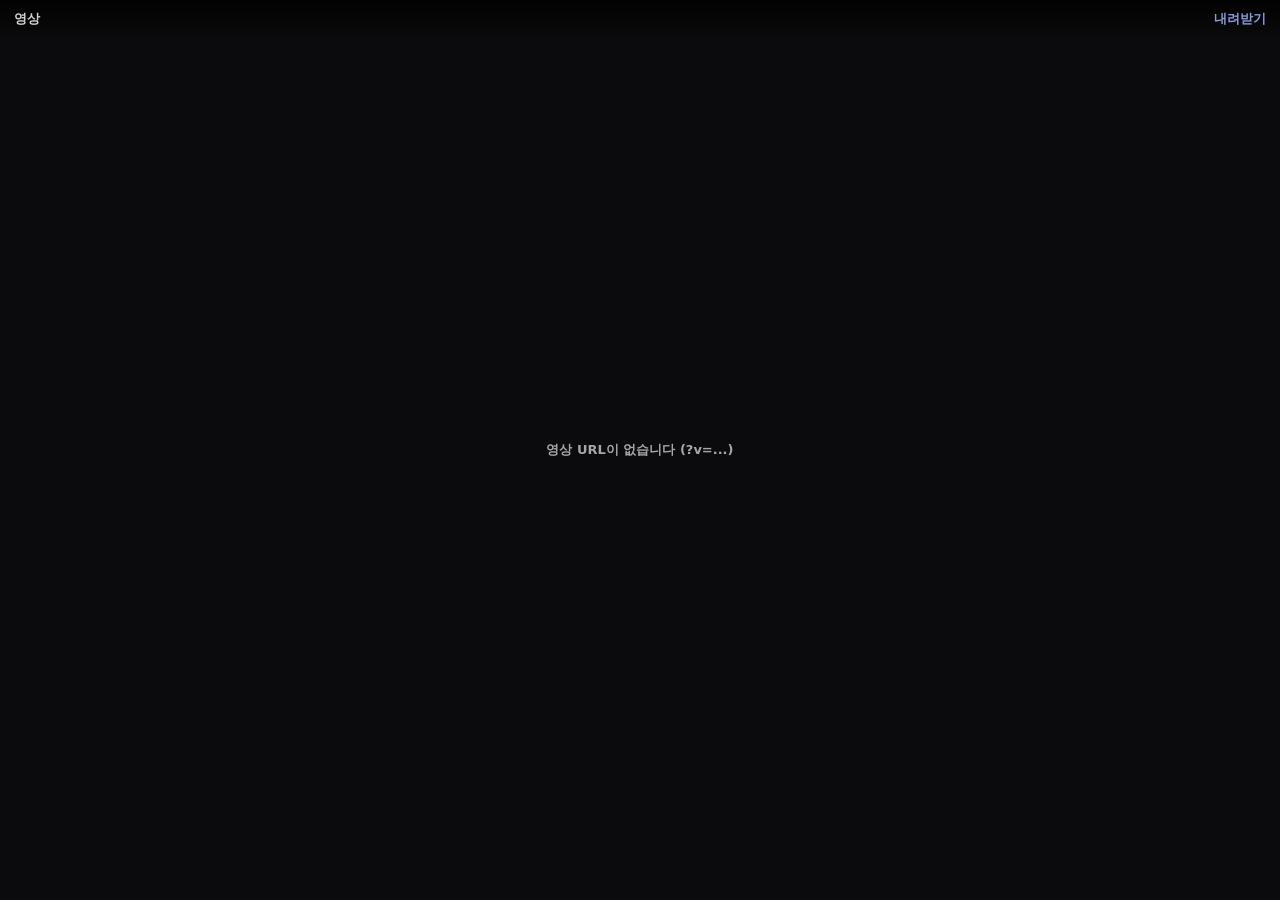
<file: dgl/player.html>
<!doctype html><html lang="ko"><head><meta charset="utf-8"><meta name="viewport" content="width=device-width,initial-scale=1"><title>영상</title>
<style>html,body{margin:0;height:100%;background:#0b0b0d;font:600 13px -apple-system,system-ui,sans-serif;color:#e8e8ea}
.wrap{position:fixed;inset:0;display:flex;align-items:center;justify-content:center}
video{max-width:100%;max-height:100dvh;background:#000;outline:none}
#bar{position:fixed;top:0;left:0;right:0;display:flex;align-items:center;gap:10px;padding:10px 14px;background:linear-gradient(#000c,transparent);z-index:2}
#t{flex:1;min-width:0;overflow:hidden;text-overflow:ellipsis;white-space:nowrap;opacity:.9}
#bar a{color:#9db4ff;text-decoration:none;opacity:.85;flex:none}@media (hover:hover){#bar a:hover{opacity:1;text-decoration:underline}}
#err{opacity:.7;text-align:center;padding:0 20px;line-height:1.6}#err a{color:#9db4ff;word-break:break-all}</style>
</head><body><div id="bar"><span id="t">영상</span><a id="dl" href="#" download>내려받기</a></div><div class="wrap" id="wrap"></div>
<script>
var q=new URLSearchParams(location.search),v=q.get("v"),t=q.get("t");
if(t){document.getElementById("t").textContent=t;document.title=t;}
if(v){var vid=document.createElement("video");vid.src=v;vid.controls=true;vid.autoplay=true;vid.setAttribute("playsinline","");vid.setAttribute("controlsList","nodownload");
vid.onerror=function(){document.getElementById("wrap").innerHTML='<div id=err>영상을 불러오지 못했습니다.<br><a href="'+v+'" target="_blank">'+v+'</a></div>';};
document.getElementById("wrap").appendChild(vid);document.getElementById("dl").href=v;}
else{document.getElementById("wrap").innerHTML='<div id=err>영상 URL이 없습니다 (?v=...)</div>';}
</script></body></html>
</file>
<file: brasswall/css/title-fx.css>
/* ═══════════════════════════════════════════════════════════════════
 * title-fx.css — DGL 상태 타이틀 코드 효과 (드롭인, 의존성 0)
 *
 * 무엇: "승리!" "패배" "보스 등장" "라운드 3" 같은 **상태 타이틀**을
 *   이미지 생성 없이 폰트+코드로 게임답게 — 디스플레이 폰트 + 외곽선 +
 *   짧은 하단 깊이 + 등장 애니메이션. (메인 게임 로고는 이걸로 만들지 말 것 —
 *   로고는 전용 그래픽 에셋: studio/docs/title-art-playbook.md)
 *
 * 사용:
 *   1) 이 파일을 <repo>/prototype/css/ 로 복사, 장르 폰트를 assets/fonts/ 로 복사
 *   2) @font-face 는 게임이 선언 (아래 예시 주석)
 *   3) <div class="dgl-title dgl-skin-win dgl-pop" data-text="승리!">승리!</div>
 *      ★ data-text 는 본문과 반드시 동일하게 (그라데이션 fill이 ::after 복제층에 그려짐)
 *      동적 문구 JS 헬퍼: const setTitle=(el,t)=>{ el.textContent=t; el.dataset.text=t; };
 *
 * @font-face 예시 (게임 쪽 CSS):
 *   @font-face{ font-family:"Black Han Sans"; src:url("../assets/fonts/BlackHanSans.ttf"); font-display:block; }
 *   .dgl-title{ --fx-font:"Black Han Sans"; }
 *
 * 함정:
 *   - 부모에 overflow:hidden 이 있으면 외곽선·그림자가 잘린다 → 타이틀 주변 여백 확보.
 *   - 금색 그라데이션+글로우 "만"으로 게임 타이틀처럼 보이게 하지 말 것(루브릭 T10) —
 *     외곽선·깊이·장르 폰트가 본체다. 프리셋 색은 시작점일 뿐, 게임 팔레트에 맞게 재정의.
 * ═══════════════════════════════════════════════════════════════════ */

.dgl-title {
  /* ── 조정 노브 (게임/스킨이 재정의) ─────────────────────────── */
  --fx-font: inherit;        /* 장르 디스플레이 폰트 (fonts.json) */
  --fx-size: 44px;
  --fx-fill: #ffffff;        /* 글자면 그라데이션 위색 */
  --fx-fill2: var(--fx-fill);/* 글자면 그라데이션 아래색 */
  --fx-stroke: #212640;      /* 외곽선 */
  --fx-stroke-w: 0.05em;     /* 외곽선 두께(보이는 폭) */
  --fx-depth: #12162a;       /* 하단 깊이 면 */
  --fx-depth-h: 0.09em;      /* 깊이 높이 — '짧게' 유지 */
  --fx-shadow: rgba(0, 0, 0, 0.35);

  position: relative;
  display: inline-block;
  font-family: var(--fx-font);
  font-size: var(--fx-size);
  font-weight: normal;       /* 디스플레이 폰트는 자체가 굵음 — faux bold(700 강제)는 획을 뭉갠다 */
  line-height: 1.15;
  letter-spacing: 0.01em;
  white-space: pre-wrap;     /* data-text 복제층과 줄바꿈 동일 유지 */

  /* 밑층 = 자기 자신: 외곽선 + 하단 깊이 + 몸통칠.
   * ★레이어 순서 주의: bg-clip:text 그라데이션은 '배경'이라 음수 z-index 가상요소보다
   *   아래에 깔린다(스펙) → 그라데이션 fill 은 반드시 위층(::after)에. 반대로 만들면
   *   외곽선층이 fill 을 덮어 통짜 실루엣만 남는다(실측 확인). */
  color: var(--fx-stroke);
  -webkit-text-fill-color: var(--fx-stroke);
  -webkit-text-stroke: calc(var(--fx-stroke-w) * 2) var(--fx-stroke); /* 절반은 fill 밑으로 숨음 */
  text-shadow:
    0 calc(var(--fx-depth-h) * 0.5) 0 var(--fx-depth),
    0 var(--fx-depth-h)             0 var(--fx-depth),
    0 calc(var(--fx-depth-h) + 0.06em) 0.12em var(--fx-shadow);
}

/* 위층 = ::after 복제층: 그라데이션 fill.
 * iOS WKWebView·Android WebView 공통 안전 (paint-order 는 웹뷰 지원이 갈림) */
.dgl-title::after {
  content: attr(data-text);
  position: absolute;
  inset: 0;
  -webkit-text-stroke: 0 transparent;  /* ★text-stroke 는 상속됨 — 차단 필수 */
  text-shadow: none;                   /* ★text-shadow 도 상속됨 — 차단 필수 */
  background: linear-gradient(180deg, var(--fx-fill) 46%, var(--fx-fill2));
  -webkit-background-clip: text;
  background-clip: text;
  -webkit-text-fill-color: transparent;
}

/* ── 간이 변형: data-text 없이 (동적·잦은 갱신용. 외곽선 얇은 한계) ── */
.dgl-title--simple {
  --fx-o: 2px; /* 외곽선 px (3px 이상은 울퉁불퉁 — 굵게는 기본형을 써라) */
  -webkit-text-stroke: 0 transparent;
  -webkit-text-fill-color: currentColor;
  color: var(--fx-fill);
  text-shadow:
    var(--fx-o) 0 0 var(--fx-stroke), calc(-1 * var(--fx-o)) 0 0 var(--fx-stroke),
    0 var(--fx-o) 0 var(--fx-stroke), 0 calc(-1 * var(--fx-o)) 0 var(--fx-stroke),
    calc(var(--fx-o) * 0.7) calc(var(--fx-o) * 0.7) 0 var(--fx-stroke),
    calc(var(--fx-o) * -0.7) calc(var(--fx-o) * 0.7) 0 var(--fx-stroke),
    calc(var(--fx-o) * 0.7) calc(var(--fx-o) * -0.7) 0 var(--fx-stroke),
    calc(var(--fx-o) * -0.7) calc(var(--fx-o) * -0.7) 0 var(--fx-stroke),
    0 calc(var(--fx-o) + 0.08em) 0 var(--fx-depth),
    0 calc(var(--fx-o) + 0.16em) 0.1em var(--fx-shadow);
}
.dgl-title--simple::after { content: none; }

/* ── 스킨 프리셋 (시작점 — 게임 팔레트에 맞게 재정의 권장) ────── */
.dgl-skin-win   { --fx-fill: #fff7d6; --fx-fill2: #ffc93c; --fx-stroke: #6b4100; --fx-depth: #4a2d00; }
.dgl-skin-lose  { --fx-fill: #e8ecff; --fx-fill2: #8fa0c9; --fx-stroke: #232b45; --fx-depth: #141a30; }
.dgl-skin-boss  { --fx-fill: #ffe3e3; --fx-fill2: #ff5d5d; --fx-stroke: #4a0e1e; --fx-depth: #320818; }
.dgl-skin-round { --fx-fill: #eafff3; --fx-fill2: #57e39b; --fx-stroke: #0e4a2c; --fx-depth: #08321e; }

/* ── 등장 애니메이션 (탭 반응 지연 0 원칙 — 짧고 감쇠 빠르게) ──── */
.dgl-pop  { animation: dgl-pop 0.45s cubic-bezier(0.22, 1.61, 0.36, 1) both; }
@keyframes dgl-pop {
  0%   { transform: scale(0);    opacity: 0; }
  60%  { transform: scale(1.12); opacity: 1; }
  100% { transform: scale(1); }
}

/* 슬램 — 패배·보스 등장처럼 '내리꽂는' 문구 */
.dgl-slam { animation: dgl-slam 0.38s cubic-bezier(0.16, 1, 0.3, 1) both; }
@keyframes dgl-slam {
  0%   { transform: scale(2.4);              opacity: 0; }
  55%  { transform: scale(0.96);             opacity: 1; }
  72%  { transform: scale(1.05) rotate(-1deg); }
  100% { transform: scale(1); }
}

/* 라이즈 — 라운드 시작·보상처럼 '떠오르는' 문구 */
.dgl-rise { animation: dgl-rise 0.5s cubic-bezier(0.22, 1, 0.36, 1) both; }
@keyframes dgl-rise {
  from { transform: translateY(0.55em); opacity: 0; }
  to   { transform: translateY(0);      opacity: 1; }
}
</file>
<file: brasswall/css/style.css>
/* 탄피성벽 — 네온 황동 셸. 자원=게이지 바, 오버레이도 게임 아트 언어(U7).
 * 폰트(T10): 본문=Pretendard / 타이틀·상태=Black Han Sans (@font-face 번들, 시스템 폰트 의존 금지) */
@font-face{font-family:"Pretendard";src:url("../assets/fonts/Pretendard-Regular.otf");font-weight:400;font-display:swap}
@font-face{font-family:"Pretendard";src:url("../assets/fonts/Pretendard-Bold.otf");font-weight:700;font-display:swap}
@font-face{font-family:"Black Han Sans";src:url("../assets/fonts/BlackHanSans.ttf");font-display:block}
@font-face{font-family:"Bungee";src:url("../assets/fonts/Bungee.ttf");font-display:swap}
:root{
  --bg:#0a0e1c; --panel:#121830; --panel2:#1a2140; --line:#2b3560;
  --txt:#eaf0ff; --muted:#8b95c0;
  --neon:#3ff6ff; --brass:#d9a441; --brass-hi:#ffd97a; --gem:#3dffa2; --bad:#ff4d6d;
}
*{box-sizing:border-box;-webkit-tap-highlight-color:transparent}
html,body{margin:0;height:100%;background:#05060c;color:var(--txt);
  font-family:"Pretendard",-apple-system,BlinkMacSystemFont,"Apple SD Gothic Neo","Noto Sans KR",sans-serif;
  -webkit-user-select:none;user-select:none;touch-action:none;overflow:hidden}
/* ── 상태 타이틀 스킨 (title-fx.css 위에 게임 팔레트) ── */
.dgl-title{--fx-font:"Black Han Sans"}
.bw-brass{--fx-size:32px;--fx-fill:#FFF0BE;--fx-fill2:#E8A63C;--fx-stroke:#33200A;--fx-depth:#1F1204;--fx-shadow:rgba(0,0,0,.5)}
.bw-danger{--fx-size:46px;--fx-fill:#FFB9C6;--fx-fill2:#FF4D6D;--fx-stroke:#3A0A16;--fx-depth:#24060d;--fx-shadow:rgba(0,0,0,.5)}
.bw-neon{--fx-size:30px;--fx-fill:#D8FDFF;--fx-fill2:#3FF6FF;--fx-stroke:#062a33;--fx-depth:#04191f;--fx-shadow:rgba(0,0,0,.5)}
button{font-family:inherit}
/* 데스크톱(포털) 레터박스 — 민무늬 검정 대신 전용 앰비언트 아트(bg-ambient.webp) */
body{background:#05060c url("../assets/bg-ambient.webp") center/cover no-repeat}
#app{max-width:480px;margin:0 auto;height:100vh;height:100dvh;position:relative;overflow:hidden;background:var(--bg)}
@media (min-width:520px){
  #app{box-shadow:0 0 90px rgba(0,0,0,.8);border-left:1px solid rgba(217,164,65,.18);border-right:1px solid rgba(217,164,65,.18)}
}
#stage{position:absolute;inset:0}
#cv{position:absolute;inset:0;width:100%;height:100%;display:block}

/* ── HUD (자원=게이지 바) ── */
#hud{position:absolute;left:0;right:0;top:0;padding:calc(8px + env(safe-area-inset-top)) 10px 0;display:none;z-index:10;pointer-events:none}
#hud.on{display:block}
.hud-top{display:flex;align-items:center;gap:8px}
.gauge{position:relative;height:20px;border-radius:10px;background:rgba(8,12,26,.78);
  border:1px solid var(--line);overflow:hidden;box-shadow:0 2px 8px rgba(0,0,0,.4)}
.gauge.hp{flex:1;max-width:150px}
.gauge.xp{margin-top:6px;height:14px;border-color:#4a3a14}
.gauge .fill{position:absolute;inset:0;width:100%;transform-origin:left;transition:width .18s ease-out}
.gauge.hp .fill{background:linear-gradient(180deg,#ff7a92,#e03355)}
.gauge.xp .fill{background:linear-gradient(180deg,var(--brass-hi),var(--brass))}
.gauge-txt{position:relative;z-index:1;display:block;text-align:center;font-size:11px;font-weight:800;
  line-height:18px;color:#fff;text-shadow:0 1px 2px rgba(0,0,0,.7)}
.gauge.xp .gauge-txt{line-height:12px;font-size:10px;color:#241703;text-shadow:0 1px 0 rgba(255,235,170,.6)}
.hud-time{font-weight:900;font-size:16px;letter-spacing:.5px;text-shadow:0 0 10px rgba(63,246,255,.45)}
.hud-kills{margin-left:auto;font-weight:800;font-size:13px;color:var(--muted)}
.hud-kills span{color:var(--txt);font-size:15px}
#pauseBtn{pointer-events:auto;width:34px;height:34px;border-radius:9px;border:1px solid var(--line);
  background:rgba(10,14,30,.8);color:var(--muted);font-weight:900;font-size:12px}

/* ── 갇힘 경고 글로우 (PRD §7.1) ── */
#trapGlow{position:absolute;inset:0;pointer-events:none;opacity:0;transition:opacity .25s;z-index:5;
  box-shadow:inset 0 0 64px 18px rgba(217,164,65,.55)}
#trapGlow.on{opacity:1;animation:trapPulse 1s ease-in-out infinite}
@keyframes trapPulse{50%{box-shadow:inset 0 0 84px 30px rgba(217,164,65,.75)}}

/* ── 가상 조이스틱 ── */
#stick{position:absolute;width:104px;height:104px;margin:-52px 0 0 -52px;border-radius:50%;
  border:2px solid rgba(63,246,255,.35);background:rgba(20,30,60,.25);display:none;z-index:8;pointer-events:none}
#stick.on{display:block}
#stickKnob{position:absolute;left:50%;top:50%;width:46px;height:46px;border-radius:50%;
  transform:translate(-50%,-50%);background:radial-gradient(circle at 35% 30%,rgba(150,250,255,.9),rgba(63,246,255,.55));
  box-shadow:0 0 16px rgba(63,246,255,.6)}

/* ── 상태 타이틀(title-fx 래퍼)/토스트 ── */
#stateTitle{position:absolute;left:0;right:0;top:26%;text-align:center;z-index:12;pointer-events:none;
  opacity:0;transition:opacity .35s}
#stateTitle.go{opacity:1}
#stateTitle .bw-st{--fx-size:40px}
.st-sub{margin-top:6px;font-size:14px;font-weight:700;color:var(--neon);text-shadow:0 0 12px rgba(63,246,255,.5),0 2px 4px rgba(0,0,0,.8)}
#toast{position:absolute;left:50%;bottom:22%;transform:translateX(-50%) translateY(8px);max-width:86%;
  background:rgba(10,15,32,.92);border:1px solid var(--brass);border-radius:12px;padding:10px 16px;
  font-size:13.5px;font-weight:700;color:var(--brass-hi);opacity:0;transition:.3s cubic-bezier(.2,1.4,.4,1);
  z-index:12;pointer-events:none;box-shadow:0 6px 20px rgba(0,0,0,.5);text-align:center;white-space:nowrap}
#toast.on{opacity:1;transform:translateX(-50%) translateY(0)}

/* ── 오버레이 공통 ── */
.overlay{position:absolute;inset:0;display:none;flex-direction:column;z-index:20;
  background:rgba(5,8,18,.82);backdrop-filter:blur(3px);-webkit-backdrop-filter:blur(3px)}
.overlay.show{display:flex}
.overlay.center{justify-content:center;align-items:center;gap:14px}
.overlay .dgl-title{align-self:center;text-align:center}
.btn{min-width:220px;min-height:48px;border-radius:13px;border:1px solid var(--line);
  background:var(--panel2);color:var(--txt);font-size:16px;font-weight:800;cursor:pointer;
  transition:transform .08s ease-out}
.btn:active{transform:scale(.96)}
.btn.big{min-height:56px;font-size:19px;letter-spacing:2px}
.btn.primary{background:linear-gradient(180deg,#ffe27a,#eaa93a);color:#3a2306;border:none;
  box-shadow:0 6px 24px rgba(234,169,58,.4),inset 0 1px 0 rgba(255,255,255,.55)}
.btn.gold{background:linear-gradient(180deg,#2a2410,#1c1a10);border:1px solid var(--brass);color:var(--brass-hi)}
.btn.ghost{background:rgba(18,24,48,.6);color:var(--muted);min-height:42px;font-size:13.5px;min-width:0;padding:0 16px}
.dock-row{display:flex;gap:8px;justify-content:center}
.brass-chip{color:var(--brass-hi);margin-left:4px}

/* ── 타이틀 — 키아트 풀블리드 히어로 (U7: 이미지 섬 금지) ── */
#titleOverlay{justify-content:space-between;
  background:linear-gradient(180deg,rgba(6,9,20,.28) 0%,rgba(6,9,20,0) 30%,rgba(5,7,16,.42) 68%,rgba(4,6,12,.92) 100%),
    url("../assets/keyart.webp") center 38%/cover no-repeat,#0a0e1c}
.title-hero{text-align:center;padding:calc(46px + env(safe-area-inset-top)) 18px 0;position:relative}
.title-logo img{width:min(80vw,350px);max-height:30vh;object-fit:contain;
  filter:drop-shadow(0 10px 26px rgba(0,0,0,.75))}
.title-main{font-family:"Black Han Sans";font-size:clamp(40px,14vw,64px);font-weight:400;margin:0;color:var(--brass-hi);letter-spacing:2px;
  text-shadow:0 0 26px rgba(217,164,65,.6),0 4px 0 #7a5716,0 8px 18px rgba(0,0,0,.7)}
.title-sub{color:#bffcff;font-family:"Bungee";font-weight:400;letter-spacing:7px;margin-top:6px;font-size:14px;
  text-shadow:0 0 14px rgba(63,246,255,.7),0 2px 6px rgba(0,0,0,.8)}
.title-tag{margin-top:12px;color:#d6def5;font-size:13px;font-weight:700;text-shadow:0 1px 6px rgba(0,0,0,.9)}
.title-dock{display:flex;flex-direction:column;align-items:center;gap:10px;
  padding:18px 22px calc(26px + env(safe-area-inset-bottom))}
.title-stats{display:flex;gap:14px;font-size:12px;color:var(--muted);margin-bottom:2px}
.title-stats .stat b{color:var(--txt);margin-right:3px}

/* ── 레벨업 카드 ── */
.lv-title{margin-bottom:4px}
#cards{display:flex;flex-direction:column;gap:12px;width:min(86vw,340px)}
.card{position:relative;display:flex;align-items:center;gap:12px;text-align:left;padding:13px 14px;
  border-radius:15px;background:linear-gradient(180deg,var(--panel2),var(--panel));
  border:1.5px solid var(--line);color:var(--txt);cursor:pointer;
  animation:cardIn .38s cubic-bezier(.2,1.5,.4,1) backwards}
.card:active{transform:scale(.97)}
@keyframes cardIn{from{opacity:0;transform:translateY(18px) scale(.92)}}
.card.brass{border-color:var(--brass);box-shadow:0 0 18px rgba(217,164,65,.22)}
.card-slot{width:52px;height:52px;border-radius:11px;background:rgba(8,12,26,.7);flex:none;
  border:1px solid var(--line);background-size:cover;background-position:center}
.card.brass .card-slot{border-color:#5a4517}
.card-body{flex:1;min-width:0}
.card-name{font-size:16.5px;font-weight:900}
.card-desc{font-size:12.5px;color:var(--muted);margin-top:2px}
.card-pips{display:flex;gap:4px;margin-top:6px}
.card-pips i{width:14px;height:5px;border-radius:3px;background:#2b3560}
.card-pips i.on{background:var(--brass-hi);box-shadow:0 0 6px rgba(255,217,122,.6)}
.card-tag{position:absolute;top:-8px;right:10px;font-size:10px;font-weight:900;letter-spacing:1px;
  background:linear-gradient(180deg,var(--brass-hi),var(--brass));color:#3a2306;border-radius:7px;padding:2.5px 8px}

/* ── 사망/결과 ── */
.dead-title{font-size:44px;color:var(--bad);text-shadow:0 0 24px rgba(255,77,109,.55),0 3px 0 #6e1024}
.dead-cause{color:var(--brass-hi);font-weight:800;font-size:15px}
.dead-stats{color:var(--muted);font-size:13px}
.dead-dock{display:flex;flex-direction:column;gap:10px;align-items:center;margin-top:10px}
#resultOverlay{justify-content:space-between;padding-top:calc(48px + env(safe-area-inset-top))}
.res-head{}
.res-body{display:flex;flex-direction:column;align-items:center;gap:14px;padding:0 24px}
.res-grid{display:grid;grid-template-columns:1fr 1fr;gap:10px;width:min(86vw,340px)}
.res-item{background:linear-gradient(180deg,var(--panel2),var(--panel));border:1px solid var(--line);
  border-radius:13px;padding:12px;text-align:center}
.res-item em{display:block;font-style:normal;font-size:11.5px;color:var(--muted);font-weight:700}
.res-item b{font-size:22px;font-weight:900}
.res-new{color:var(--gem);font-size:12.5px;font-weight:800;min-height:16px}
.res-brass{font-size:16px;font-weight:800;color:var(--txt)}
.res-brass b{color:var(--brass-hi);font-size:22px;text-shadow:0 0 12px rgba(255,217,122,.5)}
.res-dock{display:flex;flex-direction:column;align-items:center;gap:9px;padding:16px 22px calc(24px + env(safe-area-inset-bottom))}

/* ── 병기고(메타 상점) ── */
#shopOverlay{padding-top:calc(44px + env(safe-area-inset-top))}
.shop-balance{text-align:center;color:var(--muted);font-size:13.5px;margin:8px 0 14px}
.shop-balance b{color:var(--brass-hi);font-size:17px}
#shopList{display:flex;flex-direction:column;gap:10px;padding:0 20px;overflow-y:auto;flex:1}
.shop-item{display:flex;align-items:center;gap:12px;background:linear-gradient(180deg,var(--panel2),var(--panel));
  border:1px solid var(--line);border-radius:14px;padding:11px 12px}
.shop-slot{width:46px;height:46px;border-radius:10px;background:rgba(8,12,26,.7);border:1px solid var(--line);
  flex:none;background-size:cover;background-position:center}
.shop-info{flex:1}
.shop-name{font-weight:900;font-size:15px}
.shop-desc{font-size:12px;color:var(--muted);margin-top:1px}
.shop-buy{min-width:64px;min-height:40px;border-radius:11px;border:none;font-weight:900;font-size:14px;
  background:linear-gradient(180deg,#ffe27a,#eaa93a);color:#3a2306;cursor:pointer}
.shop-buy:disabled{background:var(--panel2);color:var(--muted);border:1px solid var(--line)}
.shop-buy.maxed{background:var(--panel2);color:var(--gem);border:1px solid #1d4a35}
</file>
